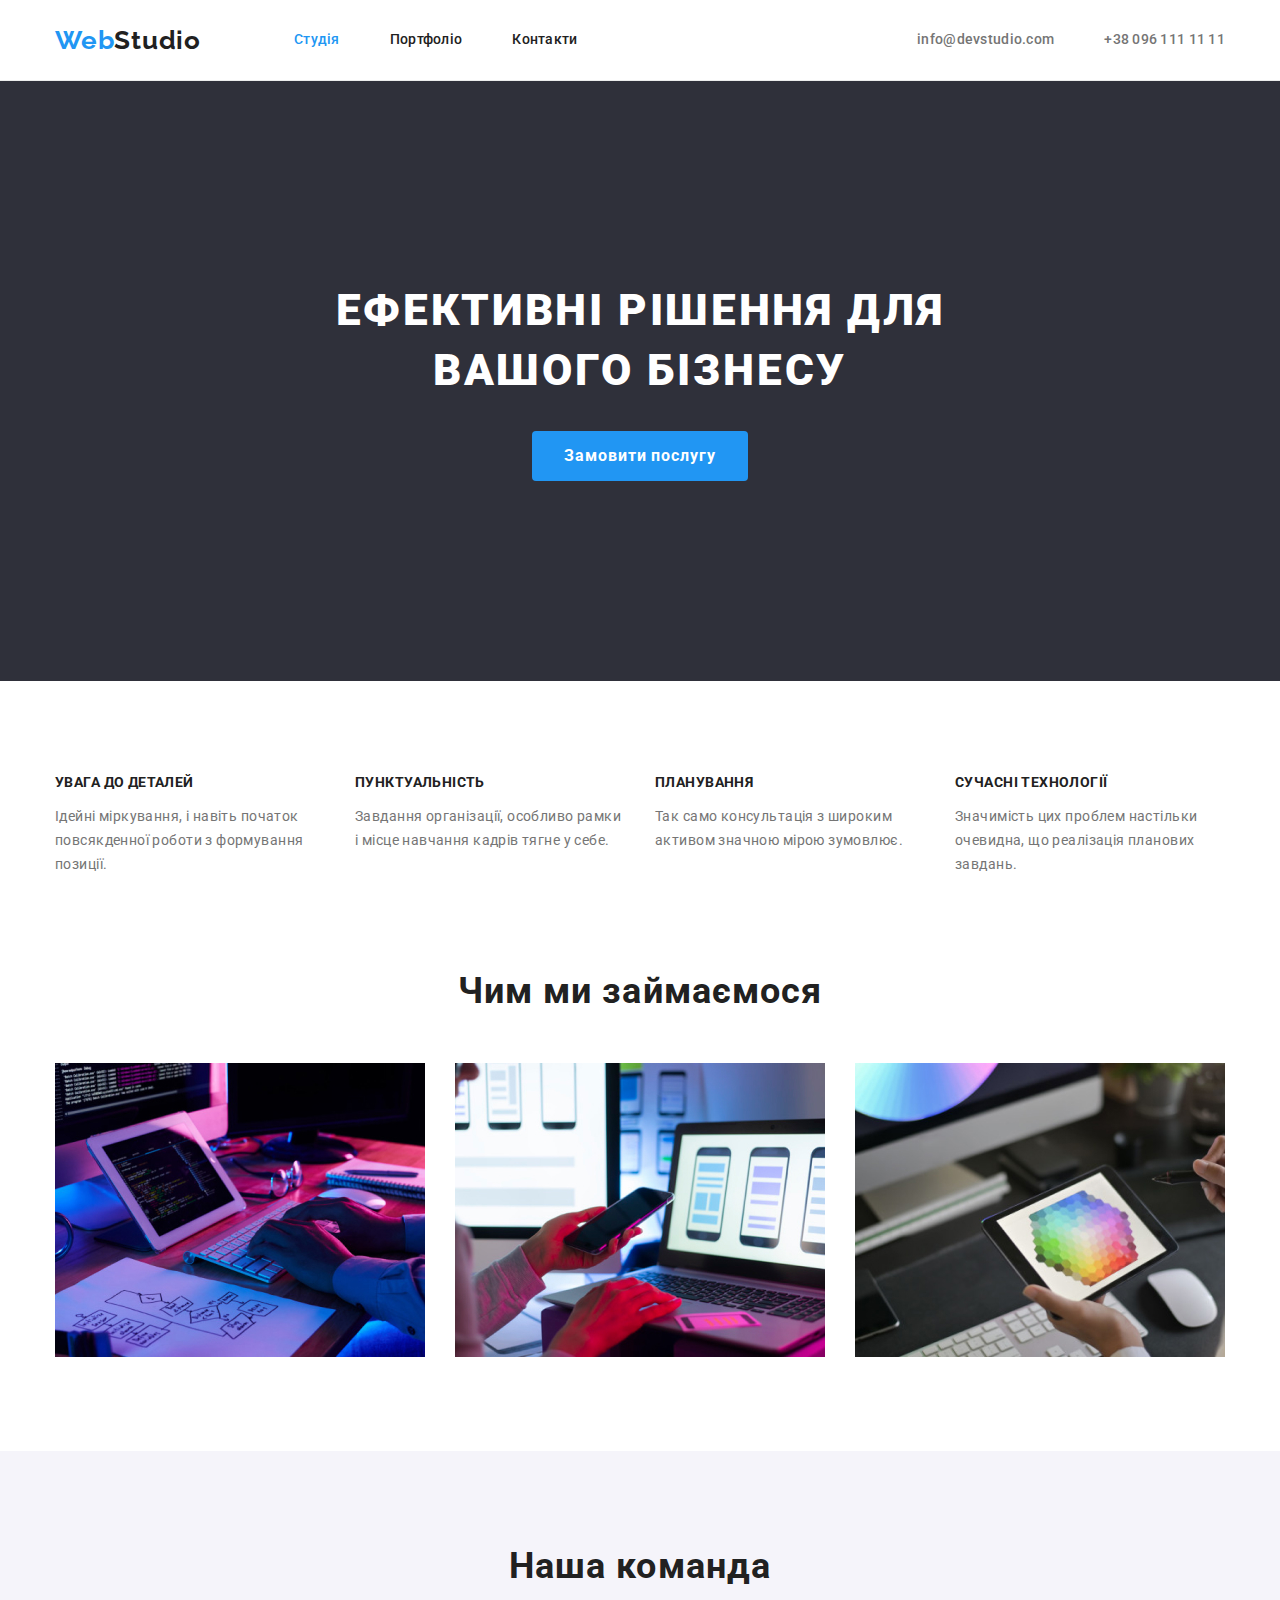
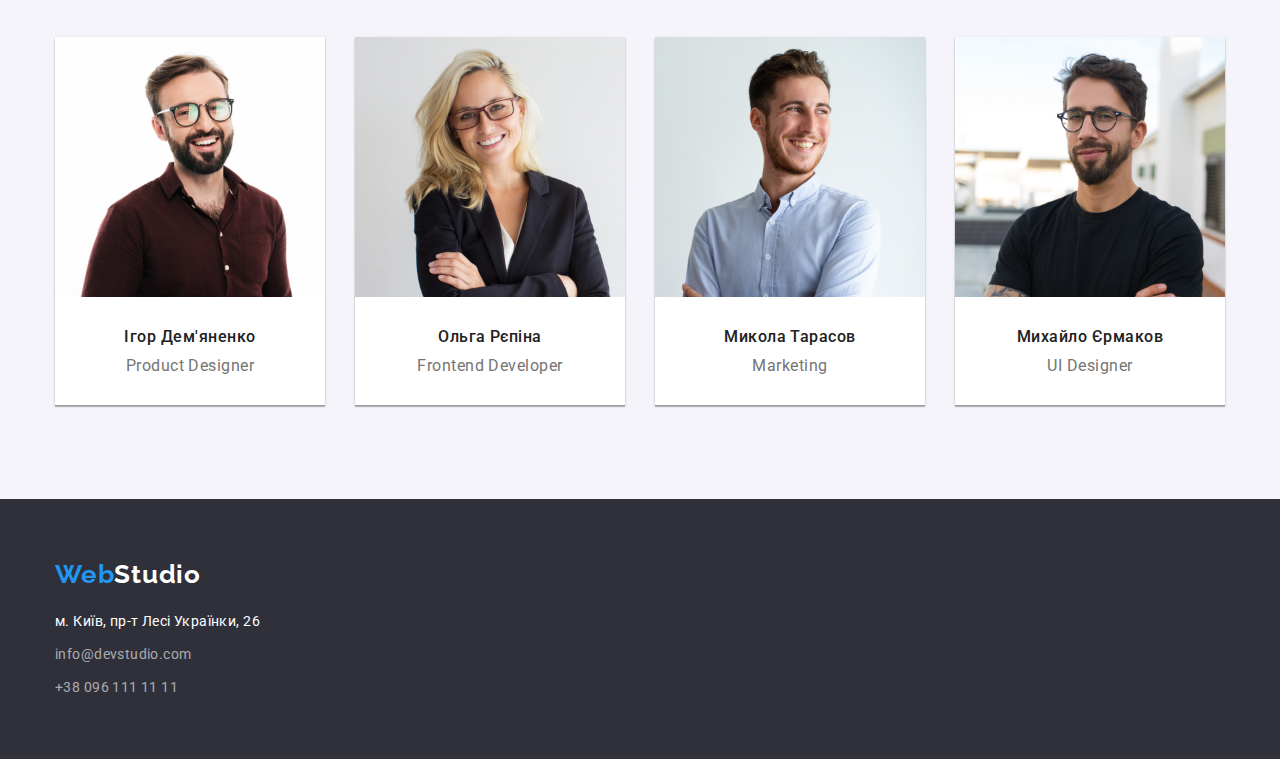
<file: index.html>
<!DOCTYPE html>
<html lang="uk">
  <head>
    <meta charset="UTF-8" />
    <meta http-equiv="X-UA-Compatible" content="IE=edge" />
    <meta name="viewport" content="width=device-width, initial-scale=1.0" />
    <title>Головна</title>
    <link rel="preconnect" href="https://fonts.googleapis.com" />
    <link rel="preconnect" href="https://fonts.gstatic.com" crossorigin />
    <link
      href="https://fonts.googleapis.com/css2?family=Raleway:wght@700&family=Roboto:wght@400;500;700;900&display=swap"
      rel="stylesheet"
    />
    <link
      rel="stylesheet"
      href="https://cdnjs.cloudflare.com/ajax/libs/modern-normalize/1.1.0/modern-normalize.min.css"
    />
    <link rel="stylesheet" href="./css/styles.css" />
  </head>
  <body class="page-body">
    <header class="page-header">
      <!--Шапка сторінки-->
      <div class="container-main">
        <a class="logo-link" href="./index.html"
          >Web<span class="logo-header">Studio</span></a
        >
        <nav>
          <!--Навігація на інші сторінки сайту-->
          <ul class="nav-list">
            <li class="nav-item">
              <a class="current-link" href="./index.html">Студія</a>
            </li>
            <li class="nav-item">
              <a class="nav-link" href="./portfolio.html">Портфоліо</a>
            </li>
            <li class="nav-item">
              <a class="nav-link" href="#">Контакти</a>
            </li>
          </ul>
        </nav>
        <ul class="nav-communication">
          <li class="nav-cm-item">
            <a class="link-cm" href="mailto:info@devstudio.com"
              >info@devstudio.com</a
            >
          </li>
          <li class="nav-cm-item">
            <a class="link-cm" href="tel:+380961111111">+38 096 111 11 11</a>
          </li>
        </ul>
      </div>
    </header>
    <main>
      <!-- Герой -->
      <section class="hero">
        <div class="container">
          <h1 class="hero-title">
            Ефективні рішення для<br />
            вашого бізнесу
          </h1>
          <button type="button">Замовити послугу</button>
        </div>
      </section>
      <section class="section">
        <!-- Наші переваги -->
        <div class="container">
          <h2 hidden>Особливості</h2>
          <ul class="features-items">
            <li class="features-item">
              <h3 class="features-title">УВАГА ДО ДЕТАЛЕЙ</h3>
              <p class="features-text">
                Ідейні міркування, і навіть початок повсякденної роботи з
                формування позиції.
              </p>
            </li>
            <li class="features-item">
              <h3 class="features-title">ПУНКТУАЛЬНІСТЬ</h3>
              <p class="features-text">
                Завдання організації, особливо рамки і місце навчання кадрів
                тягне у себе.
              </p>
            </li>
            <li class="features-item">
              <h3 class="features-title">ПЛАНУВАННЯ</h3>
              <p class="features-text">
                Так само консультація з широким активом значною мірою зумовлює.
              </p>
            </li>
            <li class="features-item">
              <h3 class="features-title">СУЧАСНІ ТЕХНОЛОГІЇ</h3>
              <p class="features-text">
                Значимість цих проблем настільки очевидна, що реалізація
                планових завдань.
              </p>
            </li>
          </ul>
        </div>
      </section>
      <section class="section benefits">
        <div class="container">
          <h2 class="title">Чим ми займаємося</h2>
          <ul class="benefits-items">
            <!-- Ілюстрації зайнятості -->
            <li class="benefits-item">
              <img
                src="./images/img.jpg"
                alt="Працюючий програміст за столом"
                height="294"
              />
            </li>
            <li class="benefits-item">
              <img
                src="./images/img1.jpg"
                alt="Розробка інтерфейсу смартфона"
                height="294"
              />
            </li>
            <li class="benefits-item">
              <img
                src="./images/img2.jpg"
                alt="Дизайнер з планшетом в руці"
                height="294"
              />
            </li>
          </ul>
        </div>
      </section>
      <section class="section card">
        <div class="container">
          <h2 class="title">Наша команда</h2>
          <ul class="section-card-items">
            <!-- Візитки працівників -->
            <li class="section-card-item">
              <img
                src="./images/cutaway1.jpg"
                alt="ігор Дем'яненко"
                height="260"
              />
              <div class="card">
                <h3 class="section-card-title">Ігор Дем'яненко</h3>
                <p class="section-card-text" lang="en">Product Designer</p>
              </div>
            </li>
            <li class="section-card-item">
              <img
                src="./images/cutaway2.jpg"
                alt="Ольга Рєпіна"
                height="260"
              />
              <div class="card">
                <h3 class="section-card-title">Ольга Рєпіна</h3>
                <p class="section-card-text" lang="en">Frontend Developer</p>
              </div>
            </li>
            <li class="section-card-item">
              <img
                src="./images/cutaway3.jpg"
                alt="Микола Тарасов"
                height="260"
              />
              <div class="card">
                <h3 class="section-card-title">Микола Тарасов</h3>
                <p class="section-card-text" lang="en">Marketing</p>
              </div>
            </li>
            <li class="section-card-item">
              <img
                src="./images/cutaway4.jpg"
                alt="Михайло Єрмаков"
                height="260"
              />
              <div class="card">
                <h3 class="section-card-title">Михайло Єрмаков</h3>
                <p class="section-card-text" lang="en">UI Designer</p>
              </div>
            </li>
          </ul>
        </div>
      </section>
    </main>
    <footer>
      <!-- Футер -->
      <div class="container">
        <a class="logo-link" href="./index.html"
          >Web<span class="logo-footer">Studio</span></a
        >
        <address>
          <ul class="address-items">
            <li class="address-item">м. Київ, пр-т Лесі Українки, 26</li>
            <li class="address-item">
              <a class="link" href="mailto:info@devstudio.com"
                >info@devstudio.com</a
              >
            </li>
            <li class="address-item">
              <a class="link" href="tel:+380961111111">+38 096 111 11 11</a>
            </li>
          </ul>
        </address>
      </div>
    </footer>
  </body>
</html>
</file>
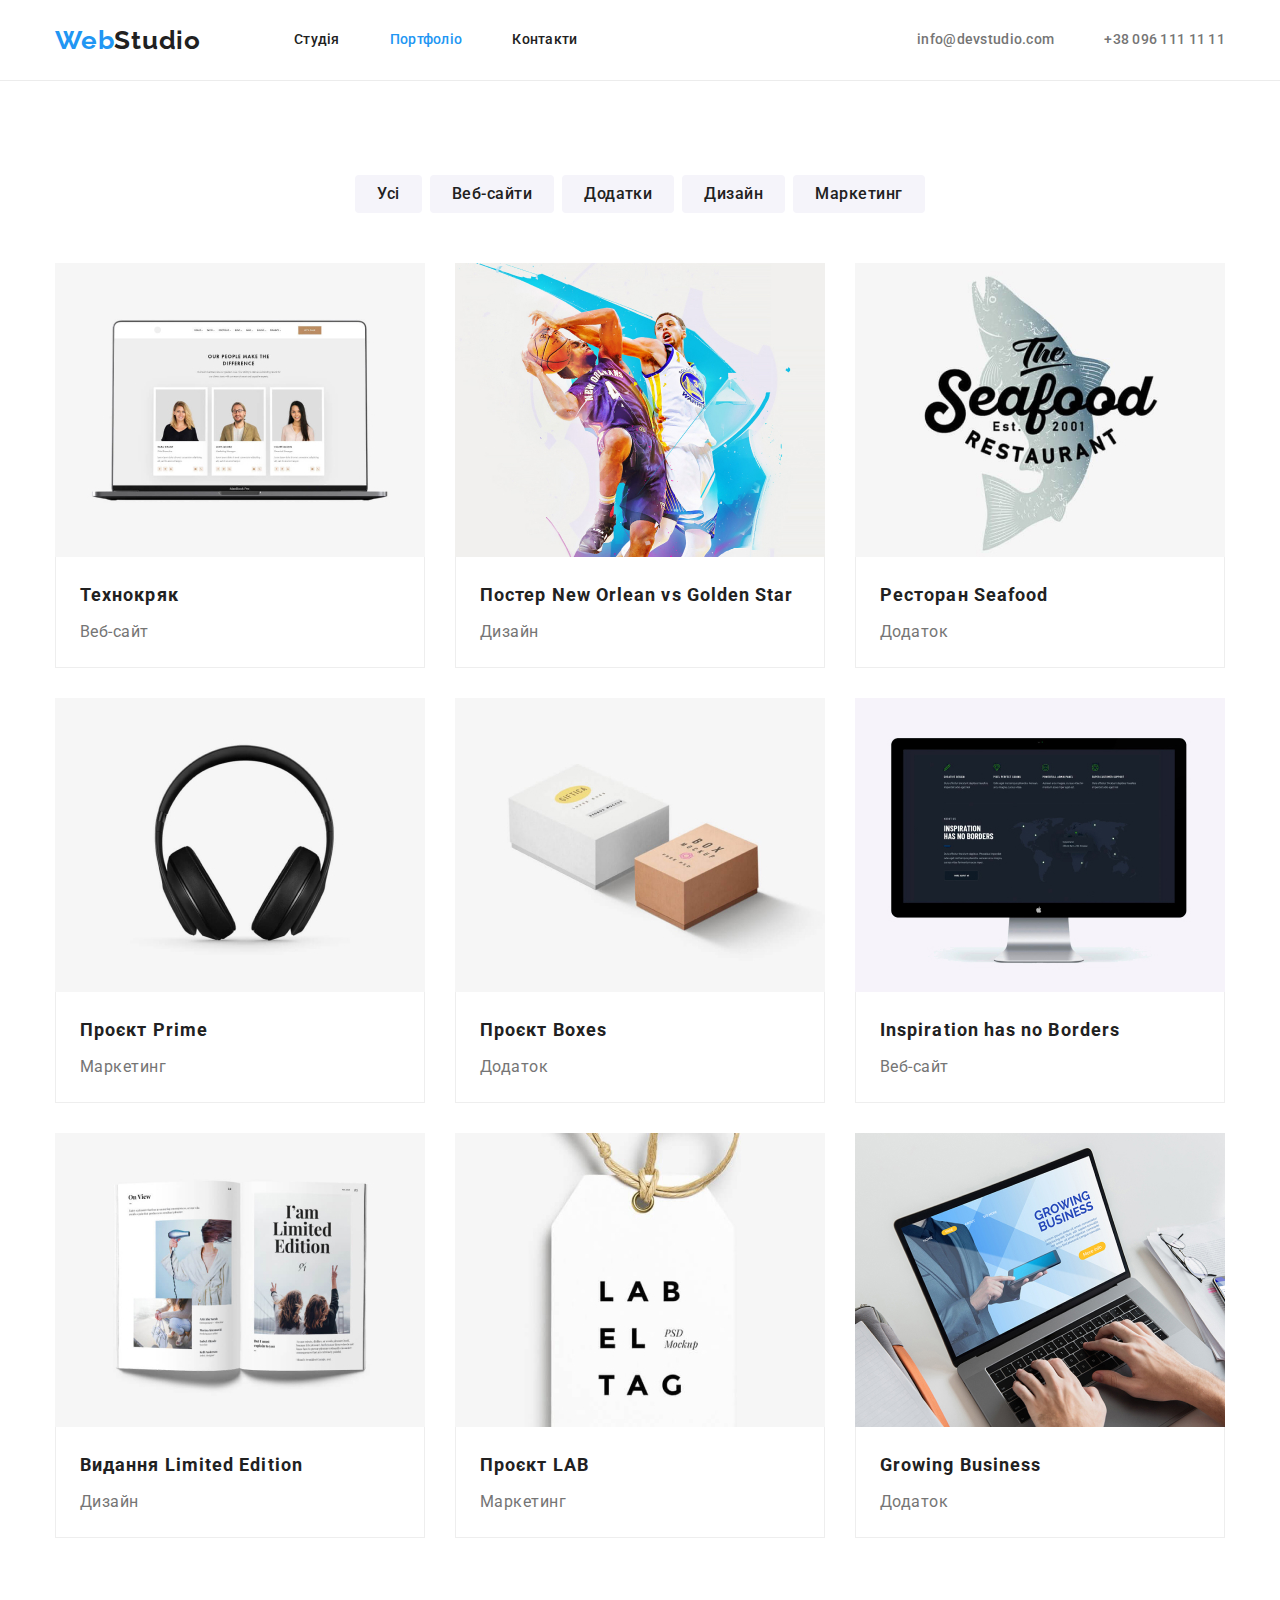
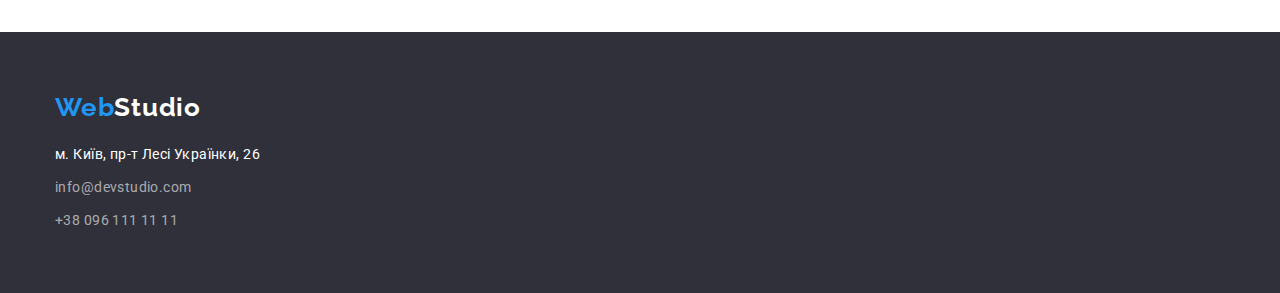
<file: portfolio.html>
<!DOCTYPE html>
<html lang="uk">
  <head>
    <meta charset="UTF-8" />
    <meta http-equiv="X-UA-Compatible" content="IE=edge" />
    <meta name="viewport" content="width=device-width, initial-scale=1.0" />
    <title>Портфоліо</title>
    <link rel="preconnect" href="https://fonts.googleapis.com" />
    <link rel="preconnect" href="https://fonts.gstatic.com" crossorigin />
    <link
      href="https://fonts.googleapis.com/css2?family=Raleway:wght@700&family=Roboto:wght@400;500;700;900&display=swap"
      rel="stylesheet"
    />
    <link
      rel="stylesheet"
      href="https://cdnjs.cloudflare.com/ajax/libs/modern-normalize/1.1.0/modern-normalize.min.css"
    />
    <link rel="stylesheet" href="./css/styles.css" />
  </head>
  <body class="page-body">
    <header class="page-header">
      <!--Шапка сторінки-->
      <div class="container-main">
        <a class="logo-link" href="./index.html"
          >Web<span class="logo-header">Studio</span></a
        >
        <nav>
          <!--Навігація на інші сторінки сайту-->
          <ul class="nav-list">
            <li class="nav-item">
              <a class="nav-link" href="./index.html">Студія</a>
            </li>
            <li class="nav-item">
              <a class="current-link" href="./portfolio.html">Портфоліо</a>
            </li>
            <li class="nav-item">
              <a class="nav-link" href="#">Контакти</a>
            </li>
          </ul>
        </nav>
        <ul class="nav-communication">
          <li class="nav-cm-item">
            <a class="link-cm" href="mailto:info@devstudio.com"
              >info@devstudio.com</a
            >
          </li>
          <li class="nav-cm-item">
            <a class="link-cm" href="tel:+380961111111">+38 096 111 11 11</a>
          </li>
        </ul>
      </div>
    </header>
    <main>
      <section class="section">
        <!-- Досягнення компанії -->
        <div class="container">
          <h1 hidden>Досягнення компанії</h1>
          <ul class="filter-list">
            <li class="filter-item one">
              <button type="button">Усі</button>
            </li>
            <li class="filter-item two">
              <button type="button">Веб-сайти</button>
            </li>
            <li class="filter-item three">
              <button type="button">Додатки</button>
            </li>
            <li class="filter-item four">
              <button type="button">Дизайн</button>
            </li>
            <li class="filter-item five">
              <button type="button">Маркетинг</button>
            </li>
          </ul>
          <ul class="filter-work-items">
            <li class="filter-work-item">
              <a class="link" href="#">
                <img
                  src="./images/technoquack.jpg"
                  alt="Зовнішній вигляд сайту"
                  height="294"
                  width="370"
                />
                <div class="work-sign">
                  <h2 class="filter-work-title">Технокряк</h2>
                  <p class="filter-work-text">Веб-сайт</p>
                </div>
              </a>
            </li>
            <li class="filter-work-item">
              <a class="link" href="#">
                <img
                  src="./images/neworlean.jpg"
                  alt="Дві людини з баскетбольним м'ячем"
                  height="294"
                  width="370"
                />
                <div class="work-sign">
                  <h2 class="filter-work-title">
                    Постер New Orlean vs Golden Star
                  </h2>
                  <p class="filter-work-text">Дизайн</p>
                </div>
              </a>
            </li>
            <li class="filter-work-item">
              <a class="link" href="#">
                <img
                  src="./images/seafood.jpg"
                  alt="Логотип ресторану"
                  height="294"
                  width="370"
                />
                <div class="work-sign">
                  <h2 class="filter-work-title">Ресторан Seafood</h2>
                  <p class="filter-work-text">Додаток</p>
                </div>
              </a>
            </li>
            <li class="filter-work-item">
              <a class="link" href="#">
                <img
                  src="./images/projectprime.jpg"
                  alt="Навушники"
                  height="294"
                  width="370"
                />
                <div class="work-sign">
                  <h2 class="filter-work-title">Проєкт Prime</h2>
                  <p class="filter-work-text">Маркетинг</p>
                </div>
              </a>
            </li>
            <li class="filter-work-item">
              <a class="link" href="#">
                <img
                  src="./images/projectboxes.jpg"
                  alt="Дві коробки"
                  height="294"
                  width="370"
                />
                <div class="work-sign">
                  <h2 class="filter-work-title">Проєкт Boxes</h2>
                  <p class="filter-work-text">Додаток</p>
                </div>
              </a>
            </li>
            <li class="filter-work-item">
              <a class="link" href="#">
                <img
                  src="./images/inspiration.jpg"
                  alt="Монітор"
                  height="294"
                  width="370"
                />
                <div class="work-sign">
                  <h2 class="filter-work-title" lang="en">
                    Inspiration has no Borders
                  </h2>
                  <p class="filter-work-text">Веб-сайт</p>
                </div>
              </a>
            </li>
            <li class="filter-work-item">
              <a class="link" href="#">
                <img
                  src="./images/limitededition.jpg"
                  alt="Книга"
                  height="294"
                  width="370"
                />
                <div class="work-sign">
                  <h2 class="filter-work-title">Видання Limited Edition</h2>
                  <p class="filter-work-text">Дизайн</p>
                </div>
              </a>
            </li>
            <li class="filter-work-item">
              <a class="link" href="#">
                <img
                  src="./images/projectlab.jpg"
                  alt="Етикетка"
                  height="294"
                  width="370"
                />
                <div class="work-sign">
                  <h2 class="filter-work-title">Проєкт LAB</h2>
                  <p class="filter-work-text">Маркетинг</p>
                </div>
              </a>
            </li>
            <li class="filter-work-item">
              <a class="link" href="#">
                <img
                  src="./images/business.jpg"
                  alt="Додаток на екрані"
                  height="294"
                  width="370"
                />
                <div class="work-sign">
                  <h2 class="filter-work-title" lang="en">Growing Business</h2>
                  <p class="filter-work-text">Додаток</p>
                </div>
              </a>
            </li>
          </ul>
        </div>
      </section>
    </main>
    <footer>
      <!-- Футер -->
      <div class="container">
        <a class="logo-link" href="./index.html"
          >Web<span class="logo-footer">Studio</span></a
        >
        <address>
          <ul class="address-items">
            <li class="address-item">м. Київ, пр-т Лесі Українки, 26</li>
            <li class="address-item">
              <a class="link" href="mailto:info@devstudio.com"
                >info@devstudio.com</a
              >
            </li>
            <li class="address-item">
              <a class="link" href="tel:+380961111111">+38 096 111 11 11</a>
            </li>
          </ul>
        </address>
      </div>
    </footer>
  </body>
</html>
</file>
<file: css/styles.css>
/* ----------Головні настанови-------------------- */

:root{
    --primary-text-color: #757575;
    --title-text-color: #212121;
    --accent-color:#2196F3;
    --background-color: #FFFFFF;
    --secondary-background-color: #2F303A;
    --white-color: #FFFFFF;
    --footer-color-text:rgba(255, 255, 255, 0.6);
    --background-color-button: rgba(245, 244, 250, 1);
    --light-backgroung-color: rgba(245, 244, 250, 1);
    --active-color-button: #188CE8;
}
ul{
    list-style: none;
    padding: 0;
    margin: 0;
}
a{
    text-decoration: none;
    color: inherit;
}
h1,h2,h3,h4,h5,h6{
    color: var(--title-text-color);
}
section{
    padding-top: 94px;
    padding-bottom: 94px;
}
.page-body{
    color: var(--primary-text-color);
    background: var(--background-color) ;

    font-family: Roboto, sans-serif;
    padding-top: 0;
}
.container {
    margin-left: auto;
    margin-right: auto;
    width: 1200px;
    padding: 0 15px;
}
.container-main{
    display: flex;

    padding: 0 15px;
    margin-left: auto;
    margin-right: auto;
    width: 1200px;

    align-items: center;
}
/* ----------Header-------------------- */

/* ---------Logo-------------------- */ 
header{
    border-bottom: 1px solid #ECECEC;
}
.logo-link{
    font-family: Raleway, sans-serif;
    font-weight: 700;
    font-size: 26px;
    line-height: 1.19;
    letter-spacing: 0.03em;
}
.logo-header{
    color: var(--title-text-color);
}
.logo-footer{
    color: var(--white-color);
}
.logo-link{
    color:  var(--accent-color);
}

/* ----------Navigation-------------------- */
.nav-list {
    display: flex;
    margin-left: 93px;

    color: var(--title-text-color);
    font-weight: 500;
    font-size: 14px;
    line-height: 1.14;
    letter-spacing: 0.02em;
}
.nav-list .nav-item:not(:last-child){
    margin-right: 50px;
}
.current-link, .nav-link{
    display: block;
    padding-top: 32px;
    padding-bottom: 32px;
}
.nav-list .current-link{
    color: var(--accent-color);
}
.nav-list .nav-link:hover, .nav-list .nav-link:focus {
    color: var(--accent-color);
}
/* ----------Nav-communication-------------------- */
.nav-communication{
    display: flex;
    margin-left: auto;
}
.nav-cm-item .link-cm{
    display: block;
    padding-top: 32px;
    padding-bottom: 32px;

    color: var(--primary-text-color);
    font-weight: 500;
    font-size: 14px;
    line-height: 1.14;
    letter-spacing: 0.02em;
}
.nav-communication .nav-cm-item + .nav-cm-item{
    margin-left: 50px;
}
.nav-communication .link-cm:hover, .nav-communication .link-cm:focus{
    color: var(--accent-color);
}

/* ----------Hero--------------------*/
.hero{
    padding-top: 200px;
    padding-bottom: 200px;

    background-color: var(--secondary-background-color);

    text-align: center;
}
.hero button:hover,
.hero button:focus {
    background-color: var(--active-color-button);
    filter: drop-shadow(0px 4px 4px rgba(0, 0, 0, 0.25));
}
.hero-title{
    color: var(--white-color);

    font-weight: 900;
    font-size: 44px;
    line-height: 1.36;
    text-align: center;
    letter-spacing: 0.06em;
    text-transform: uppercase;

    margin-top: 0;
    margin-bottom: 30px;
}
.hero button {
    cursor: pointer;
    border: none;

    color: var(--white-color);
    background-color: var(--accent-color);

    font-family: Roboto, sans-serif;
    font-weight: 700;
    font-size: 16px;
    line-height: 1.88;
    letter-spacing: 0.06em;
    text-align: center;

    min-width: 216px;
    border-radius: 4px;
    padding: 10px 32px;
}

/* ----------Features-------------------- */
.features-items{
    display: flex;
    justify-content: center;
}
.features-item{
    width: calc((100% - 90px)/4);
}
.features-item:not(:last-child){
    margin-right: 30px;
}
.features-item .features-title{
    margin-top: 0;
    margin-bottom: 10px;
    font-weight: 700;
    font-size: 14px;
    line-height: 1.14;
    letter-spacing: 0.03em;
}
.features-item .features-text{

    margin-bottom: 0;
    font-size: 14px;

    line-height: 1.71;
    letter-spacing: 0.03em;
}

/* ----------Benefits and Card-------------------- */
.title {
    margin-bottom: 50px;
    margin-top: 0;

    font-weight: 700;
    font-size: 36px;
    line-height: 1.17;
    text-align: center;
    letter-spacing: 0.03em;
}
.benefits{
    padding-top: 0;
}
.benefits-items{
    display: flex;
}
.benefits-item{
    width: calc((100% - 60px)/3);
}
.benefits-item:not(:first-child){
    margin-left: 30px;
}
div.card {
    padding-top: 30px;
    padding-bottom: 30px;
}
section.card{
    background-color: var(--light-backgroung-color);
}
.section-card-items{
    display: flex;
    text-align: center;
}
.section-card-item {
    width: calc((100% - 90px)/4);

    background-color: var(--white-color);
    box-shadow: 0px 2px 1px rgba(0, 0, 0, 0.2), 0px 1px 1px rgba(0, 0, 0, 0.14), 0px 1px 3px rgba(0, 0, 0, 0.12);
}
.section-card-items .section-card-item + .section-card-item{
    margin-left: 30px;
}
.card  .section-card-title{
    margin-bottom: 10px;
    margin-top: 0;
    
    font-weight: 500;
    font-size: 16px;
    line-height: 1.19;
    letter-spacing: 0.03em;
}
.card  .section-card-text{
    margin: 0;

    font-size: 16px;
    line-height: 1.19;
    letter-spacing: 0.03em;
}

/* ----------PORTFOLIO-------------------- */
.filter-list{
    margin-bottom: 50px;

    display: flex;
    justify-content: center;
}
.filter-list button{
    cursor: pointer;
    border: none;

    color: var(--title-text-color);
    background-color: var(--background-color-button);
    
    font-family: Roboto, sans-serif;
    font-size: 16px;
    font-weight: 500;
    line-height: 1.62;
    letter-spacing: 0.03em;
    text-align: center;

    border-radius: 4px;
    padding: 6px 22px;
}
img{
    display: block;
    max-width: 100%;
    height: auto;
}
.filter-list .filter-item{
    margin-top: 0;
}
.filter-list .filter-item + .filter-item{
    margin-left: 8px;
}
.filter-list button:hover,
.filter-list button:focus{
    color: var(--white-color);
    background-color: var(--accent-color);
    box-shadow: 0px 3px 1px rgba(0, 0, 0, 0.1), 0px 1px 2px rgba(0, 0, 0, 0.08), 0px 2px 2px rgba(0, 0, 0, 0.12);
}
.filter-work-items{
    display: flex;
    flex-wrap: wrap;
}
.filter-work-item{
    width: calc((100% - 60px)/3);
    margin-bottom: 30px;
    margin-right: 30px;
}
.filter-work-item:nth-child(3n){
    margin-right: 0;
}
.filter-work-item:nth-last-child(-n+3){
    margin-bottom: 0;
}
.filter-work-items .link{
    padding-top: 0;
    padding-bottom: 0; 
}
.filter-work-items .filter-work-title{
    margin-bottom: 4px;
    margin-top: 0;

    font-weight: 700;
    font-size: 18px;
    line-height: 2;
    letter-spacing: 0.06em;
}
.filter-work-items .filter-work-text{
    margin-top: 0;
    margin-bottom: 0;
    color: var(--primary-text-color);
    font-weight: 400;
    line-height: 1.88;
    letter-spacing: 0.03em;
}
.work-sign{
    padding-left: 24px;
    padding-right: 24px;
    padding-top: 20px;
    padding-bottom: 20px;

    border-width: 0px 1px 1px;
    border-style: solid;
    border-color: #EEEEEE;
}

/* ----------Footer-------------------- */
footer {
    padding-top: 60px;
    padding-bottom: 60px;

    background-color: var(--secondary-background-color);
}
.address-items  {
    color: var(--white-color);
    font-family: Roboto, sans-serif;
    font-style: normal;
    font-size: 14px;
    line-height: 1.71;
    letter-spacing: 0.03em;
}
.container .logo-link{
    display: inline-block;
    margin-bottom: 20px;
}
.address-item:not(:last-child){
    margin-bottom: 9px;
}
.address-items .link {
    color: var(--footer-color-text);
}
.address-items .link:hover,
.address-items .link:focus {
    color: var(--accent-color);
}
</file>
